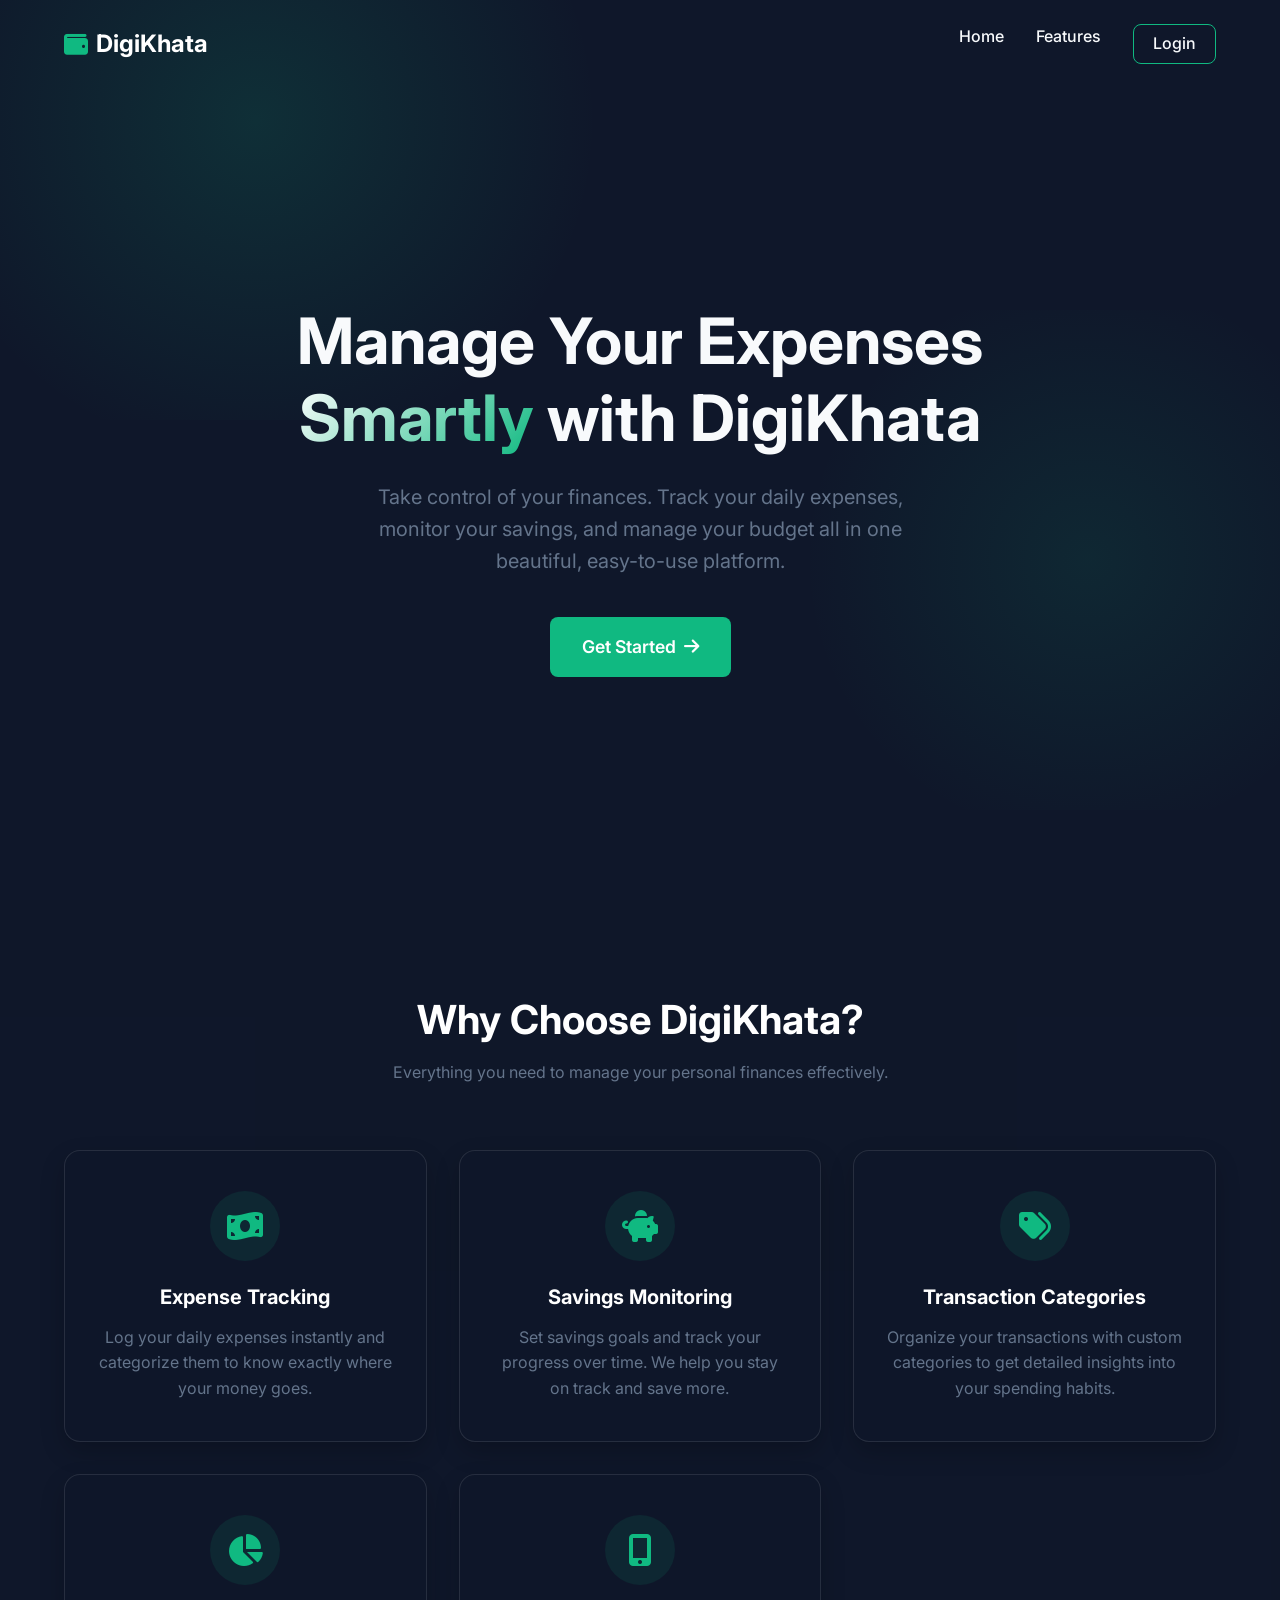
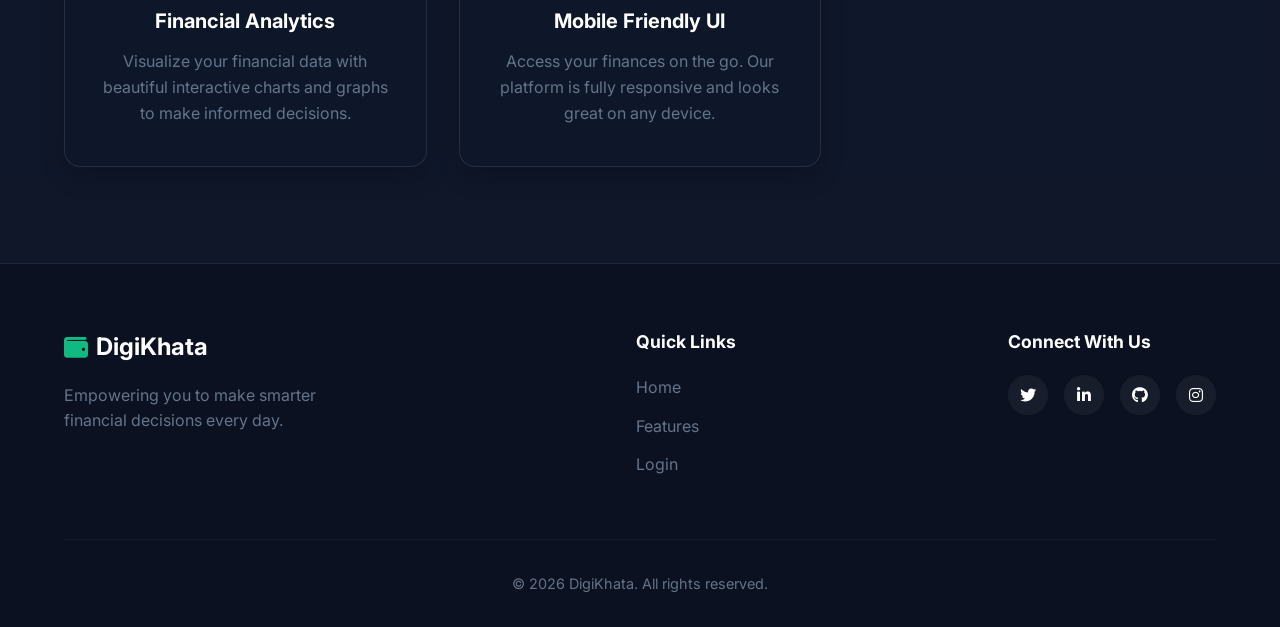
<file: index.html>
<!doctype html>
<html lang="en">
  <head>
    <meta charset="UTF-8" />
    <meta name="viewport" content="width=device-width, initial-scale=1.0" />
    <title>DigiKhata - Smart Finance Management</title>

    <!-- Google Fonts -->
    <link rel="preconnect" href="https://fonts.googleapis.com" />
    <link rel="preconnect" href="https://fonts.gstatic.com" crossorigin />
    <link
      href="https://fonts.googleapis.com/css2?family=Inter:wght@400;500;600;700&display=swap"
      rel="stylesheet"
    />

    <!-- FontAwesome for Icons -->
    <link
      rel="stylesheet"
      href="https://cdnjs.cloudflare.com/ajax/libs/font-awesome/6.4.0/css/all.min.css"
    />

    <!-- Custom CSS -->
    <link rel="stylesheet" href="css/style.css" />
  </head>

  <body>
    <!-- Background Gradients -->
    <div class="bg-gradient-top"></div>
    <div class="bg-gradient-bottom"></div>

    <!-- Navbar -->
    <nav class="navbar">
      <a href="#" class="logo">
        <i class="fas fa-wallet"></i>
        DigiKhata
      </a>

      <ul class="nav-links">
        <li><a href="#home">Home</a></li>
        <li><a href="#features">Features</a></li>
        <li>
          <a
            href="login.html"
            class="btn-primary"
            style="
              padding: 0.4rem 1.2rem;
              background: transparent;
              border: 1px solid var(--primary-green);
            "
            >Login</a
          >
        </li>
      </ul>

      <div class="mobile-toggle">
        <i class="fas fa-bars"></i>
      </div>
    </nav>

    <!-- Hero Section -->
    <section id="home" class="hero">
      <div class="hero-content animate-on-scroll">
        <h1>
          Manage Your Expenses <span class="text-gradient">Smartly</span> with
          DigiKhata
        </h1>
        <p>
          Take control of your finances. Track your daily expenses, monitor your
          savings, and manage your budget all in one beautiful, easy-to-use
          platform.
        </p>
        <a
          href="login.html"
          class="btn-primary"
          style="padding: 1rem 2rem; font-size: 1.1rem"
        >
          Get Started <i class="fas fa-arrow-right"></i>
        </a>
      </div>
    </section>

    <!-- Features Section -->
    <section id="features" class="features">
      <div class="section-header animate-on-scroll">
        <h2>Why Choose DigiKhata?</h2>
        <p>Everything you need to manage your personal finances effectively.</p>
      </div>

      <div class="features-grid">
        <!-- Feature 1 -->
        <div class="feature-card animate-on-scroll delay-100">
          <div class="feature-icon">
            <i class="fas fa-money-bill-wave"></i>
          </div>
          <h3>Expense Tracking</h3>
          <p>
            Log your daily expenses instantly and categorize them to know
            exactly where your money goes.
          </p>
        </div>

        <!-- Feature 2 -->
        <div class="feature-card animate-on-scroll delay-200">
          <div class="feature-icon">
            <i class="fas fa-piggy-bank"></i>
          </div>
          <h3>Savings Monitoring</h3>
          <p>
            Set savings goals and track your progress over time. We help you
            stay on track and save more.
          </p>
        </div>

        <!-- Feature 3 -->
        <div class="feature-card animate-on-scroll delay-300">
          <div class="feature-icon">
            <i class="fas fa-tags"></i>
          </div>
          <h3>Transaction Categories</h3>
          <p>
            Organize your transactions with custom categories to get detailed
            insights into your spending habits.
          </p>
        </div>

        <!-- Feature 4 -->
        <div class="feature-card animate-on-scroll delay-400">
          <div class="feature-icon">
            <i class="fas fa-chart-pie"></i>
          </div>
          <h3>Financial Analytics</h3>
          <p>
            Visualize your financial data with beautiful interactive charts and
            graphs to make informed decisions.
          </p>
        </div>

        <!-- Feature 5 -->
        <div class="feature-card animate-on-scroll delay-500">
          <div class="feature-icon">
            <i class="fas fa-mobile-alt"></i>
          </div>
          <h3>Mobile Friendly UI</h3>
          <p>
            Access your finances on the go. Our platform is fully responsive and
            looks great on any device.
          </p>
        </div>
      </div>
    </section>


    <!-- Footer -->
    <footer class="footer">
      <div class="footer-content animate-on-scroll">
        <div class="footer-brand">
          <a href="#" class="logo">
            <i class="fas fa-wallet"></i>
            DigiKhata
          </a>
          <p>Empowering you to make smarter financial decisions every day.</p>
        </div>

        <div class="footer-links">
          <h4>Quick Links</h4>
          <ul>
            <li><a href="#home">Home</a></li>
            <li><a href="#features">Features</a></li>
            <li><a href="login.html">Login</a></li>
          </ul>
        </div>

        <div class="footer-links">
          <h4>Connect With Us</h4>
          <div class="social-icons">
            <a href="#"><i class="fab fa-twitter"></i></a>
            <a href="#"><i class="fab fa-linkedin-in"></i></a>
            <a href="#"><i class="fab fa-github"></i></a>
            <a href="#"><i class="fab fa-instagram"></i></a>
          </div>
        </div>
      </div>
      <div class="footer-bottom">
        <p>&copy; 2026 DigiKhata. All rights reserved.</p>
      </div>
    </footer>

    <!-- Custom JS -->
    <script src="js/script.js"></script>
  </body>
</html>
</file>
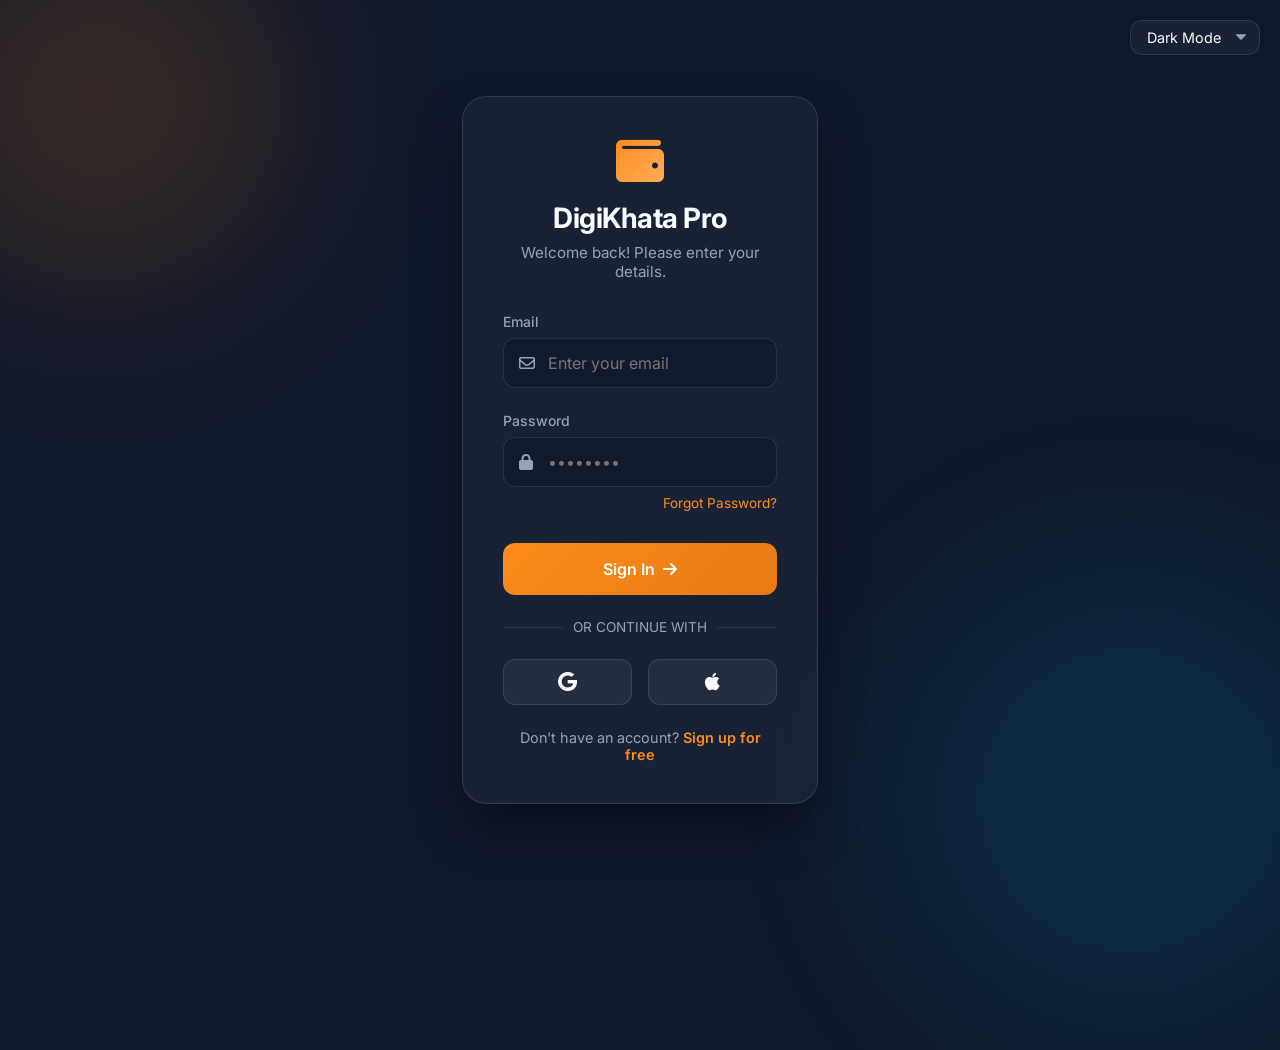
<file: login.html>
<!doctype html>
<html lang="en">
  <head>
    <meta charset="UTF-8" />
    <meta name="viewport" content="width=device-width, initial-scale=1.0" />
    <title>Welcome to DigiKhata Pro</title>
    <link
      href="https://fonts.googleapis.com/css2?family=Inter:wght@300;400;500;600;700&display=swap"
      rel="stylesheet"
    />
    <link
      rel="stylesheet"
      href="https://cdnjs.cloudflare.com/ajax/libs/font-awesome/6.4.0/css/all.min.css"
    />
    <link rel="stylesheet" href="css/login.css" />
  </head>

  <body>
    <div class="theme-toggle">
      <select id="theme-select" class="theme-select" aria-label="Toggle Theme">
        <option value="dark">Dark Mode</option>
        <option value="light">Light Mode</option>
      </select>
    </div>

    <div class="orb orb-1"></div>
    <div class="orb orb-2"></div>

    <div class="login-container">
      <div class="glass-card">
        <div class="brand">
          <i class="fas fa-wallet brand-icon"></i>
          <h1>DigiKhata Pro</h1>
          <p>Welcome back! Please enter your details.</p>
        </div>

        <form id="login-form">
          <div class="form-group">
            <label for="email">Email</label>
            <div class="input-wrapper">
              <i class="far fa-envelope"></i>
              <input
                type="email"
                id="email"
                class="form-control"
                placeholder="Enter your email"
                required
              />
            </div>
          </div>

          <div class="form-group">
            <label for="password">Password</label>
            <div class="input-wrapper">
              <i class="fas fa-lock"></i>
              <input
                type="password"
                id="password"
                class="form-control"
                placeholder="••••••••"
                required
              />
            </div>
            <a href="#" class="forgot-password">Forgot Password?</a>
          </div>

          <button type="submit" class="btn-submit" id="submit-btn">
            <span class="btn-text">Sign In</span>
            <i class="fas fa-arrow-right"></i>
            <div class="spinner"></div>
          </button>
        </form>

        <div class="divider">
          <span>OR CONTINUE WITH</span>
        </div>

        <div class="social-login">
          <button
            type="button"
            class="btn-social"
            aria-label="Sign in with Google"
          >
            <i class="fab fa-google"></i>
          </button>
          <button
            type="button"
            class="btn-social"
            aria-label="Sign in with Apple"
          >
            <i class="fab fa-apple"></i>
          </button>
        </div>

        <div class="signup-link">
          Don't have an account? <a href="#">Sign up for free</a>
        </div>
      </div>
    </div>
    <script src="js/login.js"></script>
  </body>
</html>
</file>
<file: css/style.css>
:root {
  --primary-blue: #0f172a;
  --primary-green: #10b981;
  --primary-green-hover: #059669;
  --color-white: #ffffff;
  --color-light-gray: #f8fafc;
  --color-text-muted: #64748b;
  --glass-bg: rgba(255, 255, 255, 0.05);
  --glass-border: rgba(255, 255, 255, 0.1);
  --card-bg: rgba(15, 23, 42, 0.7);
  --shadow-soft: 0 10px 25px rgba(0, 0, 0, 0.2);
  --shadow-glow: 0 0 20px rgba(16, 185, 129, 0.4);
  --transition-speed: 0.3s;
}

* { 
  margin: 0;
  padding: 0;
  box-sizing: border-box;
  font-family: "Inter", sans-serif;
}

html {
  scroll-behavior: smooth;
}

body {
  background-color: var(--primary-blue);
  color: var(--color-light-gray);
  overflow-x: hidden;
  line-height: 1.6;
}

/* Background Gradients */
.bg-gradient-top {
  position: absolute;
  top: -20%;
  left: -10%;
  width: 60%;
  height: 600px;
  background: radial-gradient(
    circle,
    rgba(16, 185, 129, 0.15) 0%,
    rgba(15, 23, 42, 0) 70%
  );
  z-index: -1;
}

.bg-gradient-bottom {
  position: absolute;
  bottom: 10%;
  right: -10%;
  width: 50%;
  height: 500px;
  background: radial-gradient(
    circle,
    rgba(16, 185, 129, 0.1) 0%,
    rgba(15, 23, 42, 0) 70%
  );
  z-index: -1;
}

/* Typography Utility */
h1,
h2,
h3 {
  font-weight: 700;
  line-height: 1.2;
}

p {
  color: var(--color-text-muted);
}

.text-gradient {
  background: linear-gradient(135deg, var(--color-white), var(--primary-green));
  -webkit-background-clip: text;
  -webkit-text-fill-color: transparent;
}

/* Navbar */
.navbar {
  position: fixed;
  top: 0;
  left: 0;
  width: 100%;
  padding: 1.5rem 5%;
  display: flex;
  justify-content: space-between;
  align-items: center;
  z-index: 1000;
  transition: all var(--transition-speed);
}

.navbar.scrolled {
  background: rgba(15, 23, 42, 0.9);
  backdrop-filter: blur(10px);
  -webkit-backdrop-filter: blur(10px);
  border-bottom: 1px solid var(--glass-border);
  padding: 1rem 5%;
}

.logo {
  display: flex;
  align-items: center;
  gap: 0.5rem;
  font-size: 1.5rem;
  font-weight: 700;
  color: var(--color-white);
  text-decoration: none;
}

.logo i {
  color: var(--primary-green);
}

.nav-links {
  display: flex;
  gap: 2rem;
  list-style: none;
}

.nav-links a {
  color: var(--color-light-gray);
  text-decoration: none;
  font-weight: 500;
  transition: color var(--transition-speed);
}

.nav-links a:hover {
  color: var(--primary-green);
}

.btn-primary {
  background: var(--primary-green);
  color: var(--color-white);
  padding: 0.6rem 1.5rem;
  border-radius: 8px;
  text-decoration: none;
  font-weight: 600;
  transition: all var(--transition-speed);
  display: inline-flex;
  align-items: center;
  gap: 0.5rem;
  border: none;
  cursor: pointer;
}

.btn-primary:hover {
  background: var(--primary-green-hover);
  box-shadow: var(--shadow-glow);
  transform: translateY(-2px);
}

/* Mobile Menu Toggle */
.mobile-toggle {
  display: none;
  color: var(--color-white);
  font-size: 1.5rem;
  cursor: pointer;
}

/* Hero Section */
.hero {
  min-height: 100vh;
  display: flex;
  align-items: center;
  padding: 0 5%;
  position: relative;
  padding-top: 80px; /* Space for navbar */
}

.hero-content {
  max-width: 800px;
  margin: 0 auto;
  text-align: center;
}

.hero-content h1 {
  font-size: 4rem;
  margin-bottom: 1.5rem;
}

.hero-content p {
  font-size: 1.25rem;
  margin-bottom: 2.5rem;
  max-width: 600px;
  margin-left: auto;
  margin-right: auto;
}

/* Features Section */
.features {
  padding: 6rem 5%;
  background: rgba(15, 23, 42, 0.4);
  position: relative;
}

.section-header {
  text-align: center;
  margin-bottom: 4rem;
}

.section-header h2 {
  font-size: 2.5rem;
  margin-bottom: 1rem;
  color: var(--color-white);
}

.features-grid {
  display: grid;
  grid-template-columns: repeat(auto-fit, minmax(280px, 1fr));
  gap: 2rem;
}

.feature-card {
  background: var(--card-bg);
  border: 1px solid var(--glass-border);
  backdrop-filter: blur(12px);
  -webkit-backdrop-filter: blur(12px);
  border-radius: 16px;
  padding: 2.5rem 2rem;
  text-align: center;
  transition: all var(--transition-speed);
  box-shadow: var(--shadow-soft);
}

.feature-card:hover {
  transform: translateY(-10px);
  border-color: rgba(16, 185, 129, 0.4);
  box-shadow:
    0 15px 30px rgba(0, 0, 0, 0.3),
    0 0 15px rgba(16, 185, 129, 0.2);
}

.feature-icon {
  width: 70px;
  height: 70px;
  background: rgba(16, 185, 129, 0.1);
  color: var(--primary-green);
  border-radius: 50%;
  display: flex;
  align-items: center;
  justify-content: center;
  font-size: 2rem;
  margin: 0 auto 1.5rem;
  transition: all var(--transition-speed);
}

.feature-card:hover .feature-icon {
  background: var(--primary-green);
  color: var(--color-white);
  transform: scale(1.1);
}

.feature-card h3 {
  font-size: 1.25rem;
  margin-bottom: 1rem;
  color: var(--color-white);
}



/* Footer */
.footer {
  background: #0b1120;
  padding: 4rem 5% 2rem;
  border-top: 1px solid var(--glass-border);
}

.footer-content {
  display: flex;
  flex-wrap: wrap;
  justify-content: space-between;
  gap: 2rem;
  margin-bottom: 3rem;
}

.footer-brand {
  max-width: 300px;
}

.footer-brand p {
  margin-top: 1rem;
}

.footer-links h4 {
  color: var(--color-white);
  margin-bottom: 1.2rem;
  font-size: 1.1rem;
}

.footer-links ul {
  list-style: none;
}

.footer-links li {
  margin-bottom: 0.8rem;
}

.footer-links a {
  color: var(--color-text-muted);
  text-decoration: none;
  transition: color var(--transition-speed);
}

.footer-links a:hover {
  color: var(--primary-green);
}

.social-icons {
  display: flex;
  gap: 1rem;
}

.social-icons a {
  width: 40px;
  height: 40px;
  border-radius: 50%;
  background: rgba(255, 255, 255, 0.05);
  display: flex;
  align-items: center;
  justify-content: center;
  color: var(--color-white);
  text-decoration: none;
  transition: all var(--transition-speed);
}

.social-icons a:hover {
  background: var(--primary-green);
  transform: translateY(-3px);
}

.footer-bottom {
  text-align: center;
  padding-top: 2rem;
  border-top: 1px solid rgba(255, 255, 255, 0.05);
  color: var(--color-text-muted);
  font-size: 0.9rem;
}

/* Entrance Animations */
.animate-on-scroll {
  opacity: 0;
  transform: translateY(30px);
  transition:
    opacity 0.8s ease,
    transform 0.8s ease;
}

.animate-on-scroll.visible {
  opacity: 1;
  transform: translateY(0);
}

/* Stagger delays for grid items */
.delay-100 {
  transition-delay: 100ms;
}
.delay-200 {
  transition-delay: 200ms;
}
.delay-300 {
  transition-delay: 300ms;
}
.delay-400 {
  transition-delay: 400ms;
}
.delay-500 {
  transition-delay: 500ms;
}

/* Responsive Design */
@media (max-width: 992px) {
  .hero-content h1 {
    font-size: 3rem;
  }
}

@media (max-width: 768px) {
  .nav-links {
    display: none; /* Hide default links on mobile */
    position: absolute;
    top: 100%;
    left: 0;
    width: 100%;
    background: rgba(15, 23, 42, 0.95);
    backdrop-filter: blur(10px);
    flex-direction: column;
    padding: 2rem 5%;
    text-align: center;
    border-bottom: 1px solid var(--glass-border);
  }

  .nav-links.active {
    display: flex;
  }

  .mobile-toggle {
    display: block;
  }

  .hero-content h1 {
    font-size: 2.5rem;
  }
}
</file>
<file: css/login.css>
:root {
  --primary: #ff8c1a;
  --primary-hover: #e67a14;
  --bg-dark: #0f172a;
  --bg-card: rgba(30, 41, 59, 0.7);
  --text-light: #f8fafc;
  --text-muted: #94a3b8;
  --glass-border: rgba(255, 255, 255, 0.1);
  --input-bg: rgba(15, 23, 42, 0.6);
  --input-focus: rgba(15, 23, 42, 0.8);
  --social-bg: rgba(255, 255, 255, 0.05);
  --social-hover: rgba(255, 255, 255, 0.1);
  --shadow-color: rgba(0, 0, 0, 0.5);
}

body.light-mode {
  --bg-dark: #f8fafc;
  --bg-card: rgba(255, 255, 255, 0.8);
  --text-light: #1e293b;
  --text-muted: #64748b;
  --glass-border: rgba(0, 0, 0, 0.1);
  --input-bg: rgba(255, 255, 255, 0.9);
  --input-focus: #ffffff;
  --social-bg: rgba(0, 0, 0, 0.03);
  --social-hover: rgba(0, 0, 0, 0.08);
  --shadow-color: rgba(0, 0, 0, 0.1);
}

* {
  margin: 0;
  padding: 0;
  box-sizing: border-box;
  font-family: "Inter", sans-serif;
}

body {
  background-color: var(--bg-dark);
  color: var(--text-light);
  min-height: 100vh;
  display: flex;
  align-items: center;
  justify-content: center;
  overflow: hidden;
  position: relative;
}

/* Animated Background Orbs */
.orb {
  position: absolute;
  border-radius: 50%;
  filter: blur(80px);
  opacity: 0.5;
  z-index: 0;
  animation: float 10s infinite ease-in-out alternate;
}

.orb-1 {
  width: 400px;
  height: 400px;
  background: rgba(255, 140, 26, 0.3);
  top: -100px;
  left: -100px;
}

.orb-2 {
  width: 500px;
  height: 500px;
  background: rgba(0, 204, 255, 0.2);
  bottom: -150px;
  right: -100px;
  animation-delay: -5s;
}

@keyframes float {
  0% {
    transform: translate(0, 0) scale(1);
  }

  100% {
    transform: translate(50px, 50px) scale(1.1);
  }
}

.login-container {
  position: relative;
  z-index: 1;
  width: 100%;
  max-width: 420px;
  padding: 2rem;
  margin: 1rem;
}

.glass-card {
  background: var(--bg-card);
  backdrop-filter: blur(16px);
  -webkit-backdrop-filter: blur(16px);
  border: 1px solid var(--glass-border);
  border-radius: 24px;
  padding: 2.5rem;
  box-shadow: 0 25px 50px -12px var(--shadow-color);
  animation: slideUp 0.6s cubic-bezier(0.16, 1, 0.3, 1) backwards;
}

@keyframes slideUp {
  0% {
    opacity: 0;
    transform: translateY(30px);
  }

  100% {
    opacity: 1;
    transform: translateY(0);
  }
}

.brand {
  text-align: center;
  margin-bottom: 2rem;
}

.brand-icon {
  font-size: 3rem;
  color: var(--primary);
  margin-bottom: 1rem;
  display: inline-block;
  background: linear-gradient(135deg, #ff8c1a, #ffad5c);
  -webkit-background-clip: text;
  -webkit-text-fill-color: transparent;
  animation: pulse 2s infinite;
}

@keyframes pulse {
  0% {
    transform: scale(1);
  }

  50% {
    transform: scale(1.05);
  }

  100% {
    transform: scale(1);
  }
}

.brand h1 {
  font-size: 1.75rem;
  font-weight: 700;
  letter-spacing: -0.5px;
  margin-bottom: 0.5rem;
}

.brand p {
  color: var(--text-muted);
  font-size: 0.95rem;
}

.form-group {
  margin-bottom: 1.5rem;
  position: relative;
}

.form-group label {
  display: block;
  margin-bottom: 0.5rem;
  font-size: 0.875rem;
  font-weight: 500;
  color: var(--text-muted);
}

.input-wrapper {
  position: relative;
}

.input-wrapper i {
  position: absolute;
  left: 1rem;
  top: 50%;
  transform: translateY(-50%);
  color: var(--text-muted);
  transition: color 0.3s;
}

.form-control {
  width: 100%;
  padding: 0.875rem 1rem 0.875rem 2.75rem;
  background: var(--input-bg);
  border: 1px solid var(--glass-border);
  border-radius: 12px;
  color: var(--text-light);
  font-size: 1rem;
  transition: all 0.3s ease;
  outline: none;
}

.form-control:focus {
  border-color: var(--primary);
  background: var(--input-focus);
  box-shadow: 0 0 0 4px rgba(255, 140, 26, 0.1);
}

.form-control:focus + i {
  color: var(--primary);
}

.forgot-password {
  display: block;
  text-align: right;
  font-size: 0.85rem;
  color: var(--primary);
  text-decoration: none;
  margin-top: 0.5rem;
  transition: color 0.3s;
}

.forgot-password:hover {
  color: var(--primary-hover);
}

.btn-submit {
  width: 100%;
  padding: 1rem;
  background: linear-gradient(135deg, var(--primary), var(--primary-hover));
  color: white;
  border: none;
  border-radius: 12px;
  font-size: 1rem;
  font-weight: 600;
  cursor: pointer;
  transition:
    transform 0.3s,
    box-shadow 0.3s;
  display: flex;
  justify-content: center;
  align-items: center;
  gap: 0.5rem;
  margin-top: 2rem;
}

.btn-submit:hover {
  transform: translateY(-2px);
  box-shadow: 0 10px 20px -10px var(--primary);
}

.btn-submit:active {
  transform: translateY(0);
}

.divider {
  display: flex;
  align-items: center;
  text-align: center;
  margin: 1.5rem 0;
  color: var(--text-muted);
  font-size: 0.85rem;
}

.divider::before,
.divider::after {
  content: "";
  flex: 1;
  border-bottom: 1px solid var(--glass-border);
}

.divider span {
  padding: 0 10px;
}

.social-login {
  display: flex;
  gap: 1rem;
}

.btn-social {
  flex: 1;
  padding: 0.75rem;
  background: var(--social-bg);
  border: 1px solid var(--glass-border);
  border-radius: 12px;
  color: var(--text-light);
  font-size: 1.25rem;
  cursor: pointer;
  transition: all 0.3s;
  display: flex;
  justify-content: center;
  align-items: center;
}

.btn-social:hover {
  background: var(--social-hover);
  transform: translateY(-2px);
}

.signup-link {
  text-align: center;
  margin-top: 1.5rem;
  font-size: 0.9rem;
  color: var(--text-muted);
}

.signup-link a {
  color: var(--primary);
  text-decoration: none;
  font-weight: 600;
}

.signup-link a:hover {
  text-decoration: underline;
}

/* Theme Toggle styles */
.theme-toggle {
  position: absolute;
  top: 20px;
  right: 20px;
  z-index: 10;
}

.theme-select {
  background: var(--bg-card);
  border: 1px solid var(--glass-border);
  color: var(--text-light);
  padding: 0.5rem 1rem;
  border-radius: 12px;
  font-family: inherit;
  font-size: 0.9rem;
  cursor: pointer;
  outline: none;
  backdrop-filter: blur(10px);
  -webkit-backdrop-filter: blur(10px);
  transition: all 0.3s ease;
  appearance: none;
  -webkit-appearance: none;
  padding-right: 2.2rem;
  background-image: url("data:image/svg+xml;charset=US-ASCII,%3Csvg%20xmlns%3D%22http%3A%2F%2Fwww.w3.org%2F2000%2Fsvg%22%20width%3D%22292.4%22%20height%3D%22292.4%22%3E%3Cpath%20fill%3D%22%2394a3b8%22%20d%3D%22M287%2069.4a17.6%2017.6%200%200%200-13-5.4H18.4c-5%200-9.3%201.8-12.9%205.4A17.6%2017.6%200%200%200%200%2082.2c0%205%201.8%209.3%205.4%2012.9l128%20127.9c3.6%203.6%207.8%205.4%2012.8%205.4s9.2-1.8%2012.8-5.4L287%2095c3.5-3.5%205.4-7.8%205.4-12.8%200-5-1.9-9.2-5.5-12.8z%22%2F%3E%3C%2Fsvg%3E");
  background-repeat: no-repeat;
  background-position: right 0.8rem top 50%;
  background-size: 0.65rem auto;
}

.theme-select:hover {
  box-shadow: 0 5px 15px var(--shadow-color);
}

.theme-select option {
  background: var(--bg-dark);
  color: var(--text-light);
}

/* Loading Spinner */
.spinner {
  display: none;
  width: 20px;
  height: 20px;
  border: 2px solid rgba(255, 255, 255, 0.3);
  border-radius: 50%;
  border-top-color: white;
  animation: spin 1s ease-in-out infinite;
}

@keyframes spin {
  to {
    transform: rotate(360deg);
  }
}

.loading .spinner {
  display: block;
}

.loading .btn-text {
  display: none;
}

.loading .fa-arrow-right {
  display: none;
}
</file>
